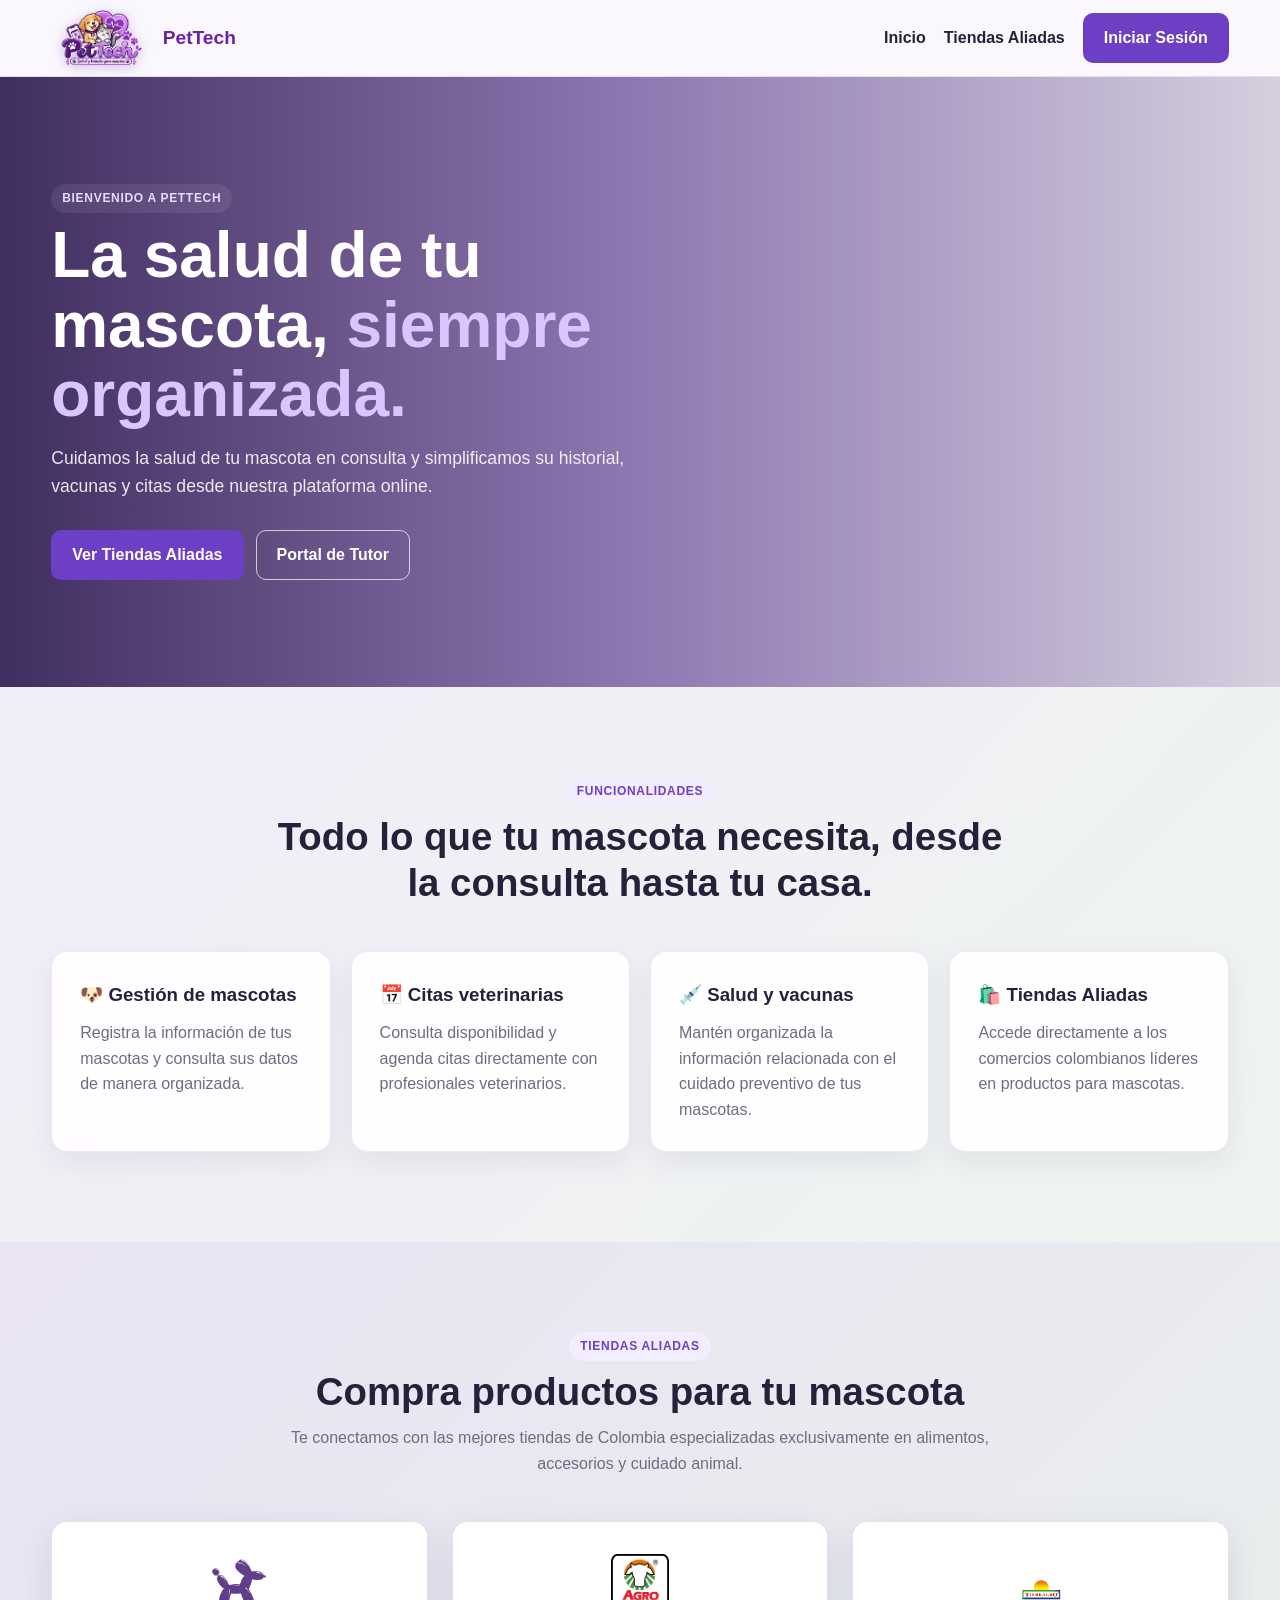
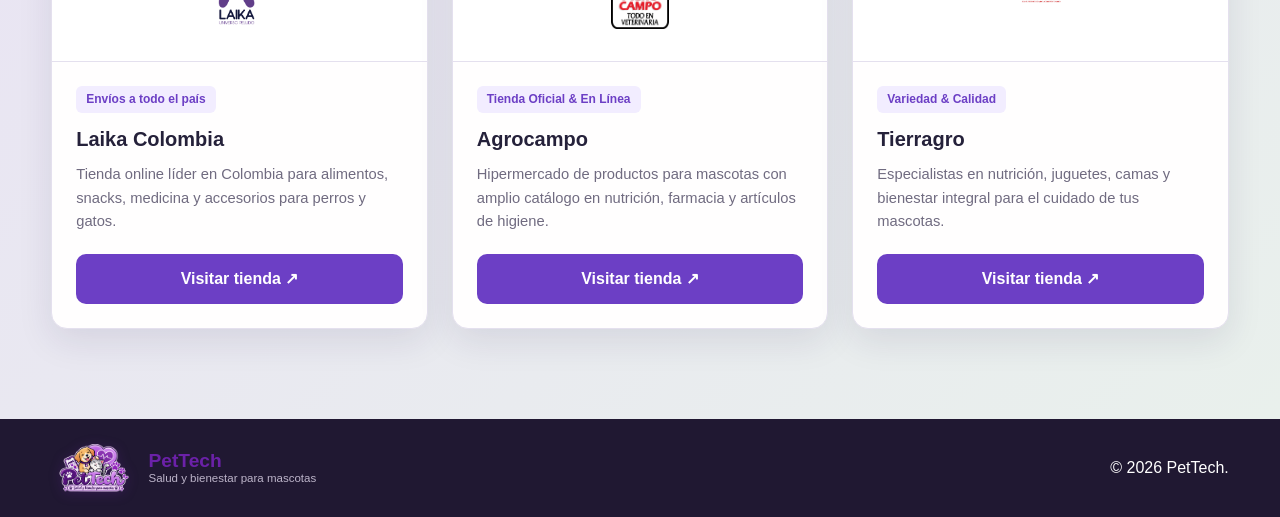
<file: index.html>
<!DOCTYPE html>
<html lang="es">

<head>
    <meta charset="UTF-8">
    <meta name="viewport" content="width=device-width, initial-scale=1.0">
    <title>PetTech | Salud y Bienestar para Mascotas</title>
    <link rel="icon" href="image/logo.png" type="image/png">
    <link rel="stylesheet" href="css/styles.css">
    <style>
        .brand-with-logo { display: inline-flex; align-items: center; gap: 12px; text-decoration: none; }
        .brand-logo { height: 56px; width: auto; object-fit: contain; display: block;
            filter: drop-shadow(0 2px 6px rgba(107, 33, 168, .25)); transition: transform .25s ease; }
        .brand-with-logo:hover .brand-logo { transform: scale(1.06) rotate(-2deg); }
        .brand-with-logo strong { color: #6b21a8; }
        .brand-logo-footer { height: 48px; }
        @media (max-width: 600px) { .brand-logo { height: 44px; } .brand-logo-footer { height: 40px; } }
    </style>
</head>

<body>

    <!-- BARRA DE NAVEGACIÓN -->
    <header class="main-header">
        <div class="container nav-container">
            <a href="index.html" class="brand brand-with-logo">
                <img src="image/logo.png" alt="Logo PetTech" class="brand-logo">
                <span><strong>PetTech</strong></span>
            </a>

            <nav class="main-nav" aria-label="Navegación principal">
                <a href="#inicio">Inicio</a>
                <a href="#marketplace">Tiendas Aliadas</a>
                <button type="button" id="openLoginBtn" class="btn btn-primary">
                    Iniciar Sesión
                </button>
            </nav>
        </div>
    </header>

    <main>
        <!-- HERO -->
        <section id="inicio" class="hero-banner">
            <div class="hero-overlay"></div>
            <div class="container hero-content">
                <div class="hero-text">
                    <span class="section-tag">Bienvenido a PetTech</span>
                    <h1>
                        La salud de tu mascota,
                        <span>siempre organizada.</span>
                    </h1>
                    <p>
                        Cuidamos la salud de tu mascota en consulta y
                        simplificamos su historial, vacunas y citas desde nuestra plataforma online.
                    </p>
                    <div class="hero-actions">
                        <a href="#marketplace" class="btn btn-primary">
                            Ver Tiendas Aliadas
                        </a>
                        <button type="button" id="heroLoginBtn" class="btn btn-outline-light">
                            Portal de Tutor
                        </button>
                    </div>
                </div>
            </div>
        </section>

        <!-- INFORMACIÓN GENERAL -->
        <section class="info-section">
            <div class="container">
                <div class="section-heading">
                    <span class="section-tag">Funcionalidades</span>
                    <h2>Todo lo que tu mascota necesita, desde la consulta hasta tu casa.</h2>
                </div>

                <div class="feature-grid">
                    <article class="feature-card">
                        <h3>🐶 Gestión de mascotas</h3>
                        <p>Registra la información de tus mascotas y consulta sus datos de manera organizada.</p>
                    </article>
                    <article class="feature-card">
                        <h3>📅 Citas veterinarias</h3>
                        <p>Consulta disponibilidad y agenda citas directamente con profesionales veterinarios.</p>
                    </article>
                    <article class="feature-card">
                        <h3>💉 Salud y vacunas</h3>
                        <p>Mantén organizada la información relacionada con el cuidado preventivo de tus mascotas.</p>
                    </article>
                    <article class="feature-card">
                        <h3>🛍️ Tiendas Aliadas</h3>
                        <p>Accede directamente a los comercios colombianos líderes en productos para mascotas.</p>
                    </article>
                </div>
            </div>
        </section>

        <!-- MARKETPLACE / TIENDAS ALIADAS -->
        <section id="marketplace" class="marketplace-section">
            <div class="container">
                <div class="section-heading">
                    <span class="section-tag">Tiendas Aliadas</span>
                    <h2>Compra productos para tu mascota</h2>
                    <p>Te conectamos con las mejores tiendas de Colombia especializadas exclusivamente en alimentos, accesorios y cuidado animal.</p>
                </div>

                <div id="productGrid" class="partner-grid"></div>
            </div>
        </section>
    </main>

    <!-- Modal de Inicio de Sesión / Registro -->
<div id="authModal" class="modal hidden" role="dialog" aria-modal="true" aria-labelledby="modalTitle">
    <div class="modal-card">
        <button type="button" id="closeAuthModal" class="modal-close" aria-label="Cerrar">&times;</button>

        <h2 id="modalTitle">Iniciar Sesión</h2>
        <p id="modalSubtitle" class="muted">Ingresa a tu cuenta para continuar</p>

        <!-- Selección de Rol -->
        <div class="role-switch">
            <button type="button" class="role-btn active" data-role="tutor">Tutor</button>
            <button type="button" class="role-btn" data-role="veterinario">Veterinario</button>
        </div>

        <!-- Formulario de Login -->
        <form id="loginForm">
            <input type="hidden" id="role" value="tutor">
            <div class="form-group">
                <label for="email">Correo Electrónico</label>
                <input type="email" id="email" required autocomplete="email" placeholder="tu@email.com">
            </div>
            <div class="form-group">
                <label for="password">Contraseña</label>
                <input type="password" id="password" required minlength="6" autocomplete="current-password" placeholder="••••••••">
            </div>
            <div class="form-message" id="loginMessage"></div>
            <button type="submit" class="btn btn-primary btn-full">Ingresar como <span id="roleLabel">Tutor</span></button>
        </form>

        <!-- Formulario de Registro (Solo visible para Tutor) -->
        <form id="registerForm" class="hidden">
            <div class="form-group">
                <label for="regName">Nombre Completo</label>
                <input type="text" id="regFullName" required autocomplete="name" placeholder="Juan Pérez">
            </div>
            <div class="form-group">
                <label for="regUsername">Nombre de usuario</label>
                <input type="text" id="regUsername" required autocomplete="username" minlength="3" maxlength="20" placeholder="juan.perez">
            </div>
            <div class="form-group">
                <label for="regEmail">Correo Electrónico</label>
                <input type="email" id="regEmail" required autocomplete="email" placeholder="tu@email.com">
            </div>
            <div class="form-group">
                <label for="regPassword">Contraseña</label>
                <input type="password" id="regPassword" required minlength="6" autocomplete="new-password" placeholder="••••••••">
            </div>
            <div class="form-group">
                <label for="regPasswordConfirm">Confirmar contraseña</label>
                <input type="password" id="regPasswordConfirm" required minlength="6" autocomplete="new-password" placeholder="••••••••">
            </div>
            <div class="form-message" id="registerMessage"></div>
            <button type="submit" class="btn btn-primary btn-full">Crear Cuenta</button>
        </form>

        <!-- Alternar entre Login y Registro (Este bloque se oculta si el rol es Veterinario) -->
        <div id="authSwitchContainer" class="auth-switch">
            <span id="authSwitchText">¿No tienes cuenta?</span>
            <button type="button" id="toggleAuthBtn" class="auth-link">Registrarse como Tutor</button>
        </div>
    </div>
</div>

    <!-- PIE DE PÁGINA -->
    <footer class="main-footer">
        <div class="container footer-content">
            <div class="brand footer-brand brand-with-logo">
                <img src="image/logo.png" alt="Logo PetTech" class="brand-logo brand-logo-footer">
                <span>
                    <strong>PetTech</strong>
                    <small>Salud y bienestar para mascotas</small>
                </span>
            </div>
            <p>© 2026 PetTech.</p>
        </div>
    </footer>

    <script src="js/pettech-core.js"></script>
    <script src="js/marketplace.js"></script>
    <script src="js/auth.js"></script>
</body>
</html>
</file>
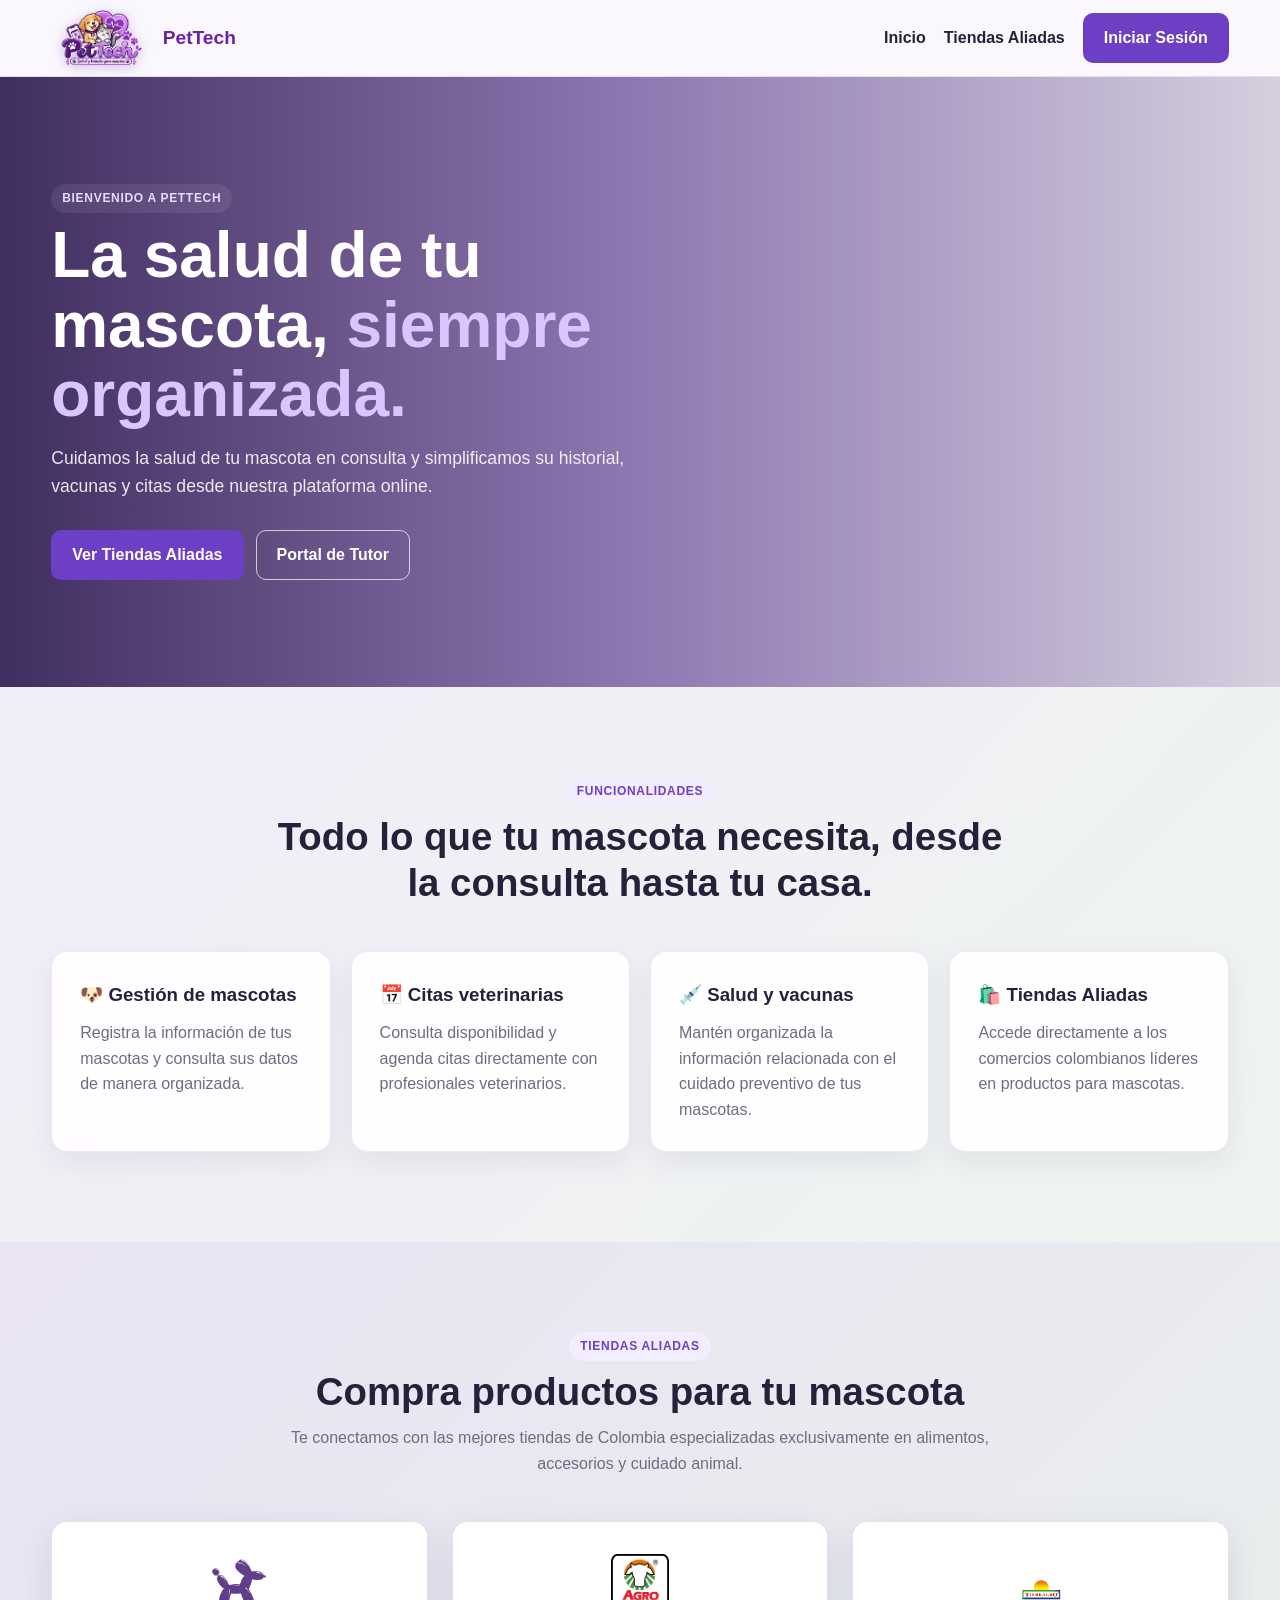
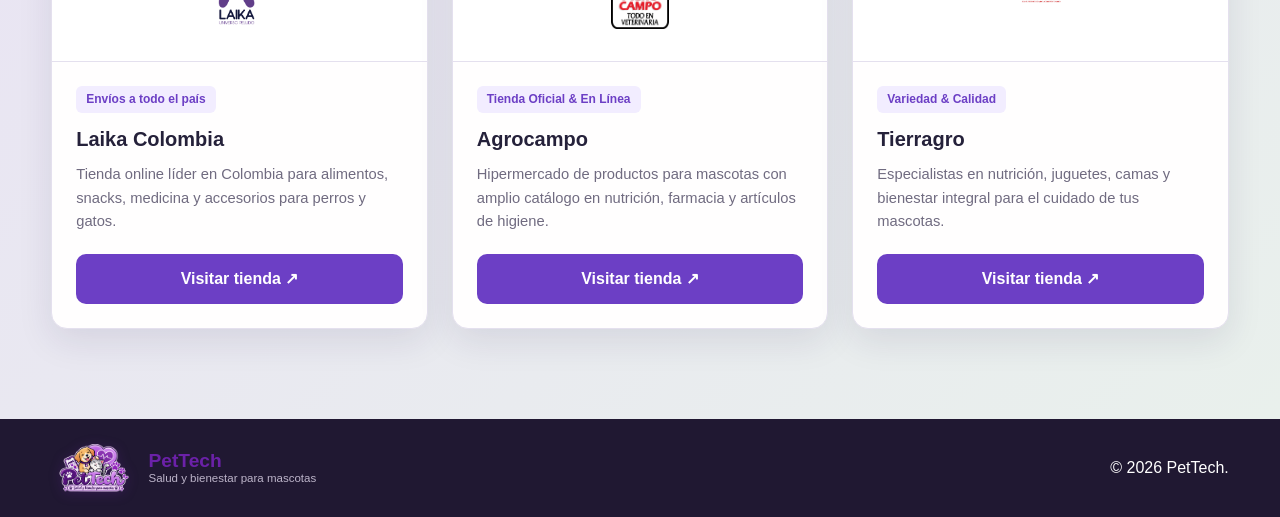
<file: tutor.html>
<!DOCTYPE html>
<html lang="es">

<head>
    <meta charset="UTF-8">
    <meta name="viewport" content="width=device-width, initial-scale=1.0">
    <title>PetTech | Panel del Tutor</title>
    <link rel="icon" href="image/logo.png" type="image/png">
    <link rel="stylesheet" href="css/styles.css">
</head>

<body class="tutor-page">

    
    <!-- barra de navegación -->
    <header class="main-header">
        <div class="container nav-container">
            <a href="index.html" class="brand brand-with-logo">
                <img src="image/logo.png" alt="Logo PetTech" class="brand-logo">
                <span>
                    <strong>PetTech</strong>
                    <small>Panel Tutor</small>
                </span>
            </a>

            <nav class="main-nav" aria-label="Navegación principal">
                <a href="index.html">Inicio</a>
                <a href="index.html#marketplace">Tiendas Aliadas</a>
                <button type="button" id="logout" class="btn btn-outline">
                    Cerrar Sesión
                </button>
            </nav>
        </div>

        <!-- secciones del panel -->
        <nav class="section-nav" aria-label="Secciones del panel">
            <div class="container section-nav-inner">
                <a href="#seccion-mascotas">Mascotas</a>
                <a href="#seccion-agendar">Agendar cita</a>
                <a href="#seccion-vacunas-proximas">Próximas vacunas</a>
                <a href="#seccion-historial">Historial de vacunas</a>
                <a href="#seccion-citas">Próximas citas</a>
            </div>
        </nav>
    </header>

    <main class="dashboard-main">
        <div class="container">

            
            <!-- encabezado del tutor -->
            <section class="dashboard-header">
                <div class="header-content-wrapper">
                    <div>
                        <h1 id="hello">Panel del Tutor</h1>
                        <p>Gestiona tus mascotas y consulta la información compartida con el veterinario.</p>
                    </div>
                    <button class="btn btn-primary" id="addPetBtn" type="button">
                        <svg xmlns="http://www.w3.org/2000/svg" width="18" height="18" viewBox="0 0 24 24" fill="none"
                            stroke="currentColor" stroke-width="2.5" stroke-linecap="round" stroke-linejoin="round">
                            <line x1="12" y1="5" x2="12" y2="19"></line>
                            <line x1="5" y1="12" x2="19" y2="12"></line>
                        </svg>
                        Registrar mascota
                    </button>
                </div>

                
                <!-- estadísticas -->
                <div class="stats-grid" id="stats"></div>
            </section>

            
            <section id="seccion-mascotas" class="dashboard-section" data-collapsible data-open>
                <div class="section-heading left">
                    <h2>Mascotas registradas</h2>
                </div>

                <div id="pets" class="pet-grid"></div>
            </section>

            
            <section id="seccion-agendar" class="dashboard-section" data-collapsible>
                <div class="section-heading left">
                    <h2>Agendamiento de citas</h2>
                    <p>Selecciona tu mascota, veterinario, fecha y horario disponible.</p>
                </div>

                <div class="dashboard-card">
                    <form id="appointmentForm">
                        <div class="form-grid">
                            
                            <div class="form-group">
                                <label for="appointmentPet">Mascota</label>
                                <select id="appointmentPet" required>
                                    <option value="">Selecciona una mascota</option>
                                </select>
                            </div>

                            
                            <div class="form-group">
                                <label for="appointmentVet">Veterinario / Especialidad</label>
                                <select id="appointmentVet" required>
                                    <option value="">Selecciona un veterinario</option>
                                </select>
                            </div>

                            
                            <div class="form-group">
                                <label for="appointmentDate">Fecha</label>
                                <input type="date" id="appointmentDate" required>
                            </div>
                        </div>

                        
                        <!-- horarios disponibles -->
                        <div class="schedule-container">
                            <div class="schedule-header">
                                <div>
                                    <h3>Horarios disponibles</h3>
                                    <p>Selecciona uno de los bloques disponibles.</p>
                                </div>
                            </div>

                            <div id="appointmentSlots" class="time-grid">
                                <div class="empty-state">Selecciona un veterinario y una fecha.</div>
                            </div>
                        </div>

                        <input type="hidden" id="selectedAppointmentTime">

                        <div id="appointmentMessage" class="form-message"></div>

                        <button type="submit" class="btn btn-primary">
                            Confirmar Cita
                        </button>
                    </form>
                </div>
            </section>

            
            <section id="seccion-vacunas-proximas" class="dashboard-section" data-collapsible>
                <div class="section-heading left">
                    <h2>Próximas vacunas</h2>
                    <p>Consulta las vacunas programadas por el veterinario para tus mascotas.</p>
                </div>
                <div id="healthReminders" class="reminder-grid"></div>
            </section>

            
            <section id="seccion-historial" class="dashboard-section" data-collapsible>
                <div class="section-heading left">
                    <h2>Historial de vacunas</h2>
                    <p>Revisa el registro de vacunas aplicadas a tus mascotas.</p>
                </div>
                <div id="tutorVaccines" class="vaccine-list"></div>
            </section>

            
            <section id="seccion-citas" class="dashboard-section" data-collapsible>
                <div class="section-heading left">
                    <h2>Próximas citas</h2>
                    <p>Aquí aparecen tus citas pendientes. Puedes cancelarlas si no podrás asistir.</p>
                </div>

                <div id="tutorAppointmentsMessage" class="form-message"></div>
                <div id="tutorAppointments" class="appointment-list"></div>
            </section>

        </div>
    </main>

    
    <!-- modal de mascota -->
    <div id="modal" class="modal hidden" role="dialog" aria-modal="true">
        <div class="modal-card">
            <button type="button" id="closeModal" class="modal-close" aria-label="Cerrar">×</button>
            <h2>Registrar mascota</h2>
            <p class="muted">Agrega una nueva mascota a tu perfil.</p>

            <form id="petForm" class="form-grid">
                <div class="form-group">
                    <label for="petName">Nombre</label>
                    <input type="text" id="petName" required placeholder="Ej. Max">
                </div>

                <div class="form-group">
                    <label for="petSpecies">Especie</label>
                    <select id="petSpecies" required>
                        <option value="">Selecciona</option>
                        <option value="Perro">Perro</option>
                        <option value="Gato">Gato</option>
                    </select>
                </div>

                <div class="form-group">
                    <label for="petBreed">Raza</label>
                    <input type="text" id="petBreed" placeholder="Ej. Labrador">
                </div>

                <div class="form-group">
                    <label for="petBirth">Fecha de nacimiento</label>
                    <input type="date" id="petBirth">
                </div>

                <div class="form-group">
                    <label for="petWeight">Peso (kg)</label>
                    <input type="number" step="0.1" id="petWeight" placeholder="Ej. 10.5">
                </div>

                <div class="form-group form-group-full form-actions">
                    <button type="submit" class="btn btn-primary btn-full">Registrar Mascota</button>
                    <button type="button" id="cancelModal" class="btn btn-outline btn-full">Cancelar</button>
                </div>
            </form>
        </div>
    </div>

    <!-- pie de página -->
    <footer class="main-footer">
        <div class="container footer-content">
            <p>© 2026 PetTech</p>
        </div>
    </footer>
    
    <!-- mini calendario flotante: citas y vacunas -->
    <aside id="miniCal" class="mini-cal" aria-label="Calendario de citas y vacunas">
        <button type="button" id="miniCalToggle" class="mini-cal-toggle" aria-expanded="true">
            <span>📅 Calendario</span>
            <span id="miniCalArrow">▾</span>
        </button>
        <div id="miniCalBody" class="mini-cal-body">
            <div class="mini-cal-nav">
                <button type="button" id="miniCalPrev" aria-label="Mes anterior">‹</button>
                <strong id="miniCalTitle"></strong>
                <button type="button" id="miniCalNext" aria-label="Mes siguiente">›</button>
            </div>
            <div class="mini-cal-grid mini-cal-week">
                <span>L</span><span>M</span><span>X</span><span>J</span><span>V</span><span>S</span><span>D</span>
            </div>
            <div id="miniCalDays" class="mini-cal-grid"></div>
            <div class="mini-cal-legend">
                <span><i class="dot dot-cita"></i> Citas</span>
                <span><i class="dot dot-vacuna"></i> Vacunas</span>
            </div>
            <div id="miniCalDetail" class="mini-cal-detail">Selecciona un día para ver el detalle.</div>
        </div>
    </aside>

    <style>
        .brand-with-logo { display: inline-flex; align-items: center; gap: 12px; text-decoration: none; }
        .brand-logo { height: 56px; width: auto; object-fit: contain; display: block;
            filter: drop-shadow(0 2px 6px rgba(107, 33, 168, .25)); transition: transform .25s ease; }
        .brand-with-logo:hover .brand-logo { transform: scale(1.06) rotate(-2deg); }
        .brand-with-logo strong { color: #6b21a8; }
        @media (max-width: 600px) { .brand-logo { height: 44px; } }

        .mini-cal { position: fixed; right: 16px; bottom: 16px; width: 280px; z-index: 900;
            background: #fff; border: 1px solid #e2e8f0; border-radius: 14px;
            box-shadow: 0 8px 24px rgba(0,0,0,.15); font-size: 13px; overflow: hidden; }
        .mini-cal-toggle { width: 100%; display: flex; justify-content: space-between; align-items: center;
            padding: 10px 14px; border: 0; background: #7e22ce; color: #fff; font-weight: 600; cursor: pointer; }
        .mini-cal-body { padding: 10px 12px 12px; }
        .mini-cal.collapsed .mini-cal-body { display: none; }
        .mini-cal-nav { display: flex; justify-content: space-between; align-items: center; margin-bottom: 6px; }
        .mini-cal-nav button { border: 0; background: #f1f5f9; border-radius: 6px; width: 26px; height: 26px; cursor: pointer; }
        .mini-cal-nav strong { text-transform: capitalize; }
        .mini-cal-grid { display: grid; grid-template-columns: repeat(7, 1fr); gap: 2px; text-align: center; }
        .mini-cal-week span { font-size: 11px; color: #64748b; padding: 2px 0; }
        .mini-cal-day { position: relative; border: 0; background: transparent; border-radius: 6px;
            height: 32px; cursor: pointer; font-size: 12px; color: #1e293b; }
        .mini-cal-day:hover { background: #f1f5f9; }
        .mini-cal-day.empty { visibility: hidden; cursor: default; }
        .mini-cal-day.today { outline: 2px solid #7e22ce; }
        .mini-cal-day.selected { background: #f3e8ff; }
        .mini-cal-day .dots { position: absolute; left: 0; right: 0; bottom: 3px; display: flex; justify-content: center; gap: 3px; }
        .dot { display: inline-block; width: 6px; height: 6px; border-radius: 50%; }
        .dot-cita { background: #2563eb; }
        .dot-vacuna { background: #16a34a; }
        .mini-cal-legend { display: flex; gap: 12px; margin-top: 8px; color: #475569; font-size: 12px; }
        .mini-cal-detail { margin-top: 8px; padding-top: 8px; border-top: 1px solid #e2e8f0;
            max-height: 110px; overflow-y: auto; color: #334155; }
        .mini-cal-detail .item { display: flex; gap: 6px; align-items: baseline; margin-bottom: 4px; }
        @media (max-width: 600px) { .mini-cal { width: calc(100vw - 24px); right: 12px; bottom: 12px; } }
    </style>

    <script src="js/pettech-core.js"></script>
    <script src="js/citas.js"></script>

    <script>
    (function () {
        // ===== ORIGEN DE DATOS =====
        // Devuelve [{ tipo: 'cita' | 'vacuna', fecha: 'YYYY-MM-DD', hora, mascota, detalle }]
        // Si tus datos viven en otro lugar, solo ajusta esta función.
        function pick(o, keys) {
            for (var i = 0; i < keys.length; i++) if (o && o[keys[i]]) return o[keys[i]];
            return '';
        }
        function scanStorage() {
            var out = [];
            for (var i = 0; i < localStorage.length; i++) {
                var key = localStorage.key(i), lk = key.toLowerCase(), tipo = null;
                if (/cita|appoint/.test(lk)) tipo = 'cita';
                else if (/vacun|vaccin/.test(lk)) tipo = 'vacuna';
                if (!tipo) continue;
                var data;
                try { data = JSON.parse(localStorage.getItem(key)); } catch (e) { continue; }
                if (!Array.isArray(data)) continue;
                data.forEach(function (o) {
                    var f = String(pick(o, ['fecha', 'date', 'appointmentDate', 'proximaDosis', 'nextDose', 'fechaAplicacion'])).slice(0, 10);
                    if (!/^\d{4}-\d{2}-\d{2}$/.test(f)) return;
                    out.push({
                        tipo: tipo, fecha: f,
                        hora: pick(o, ['hora', 'time', 'appointmentTime']),
                        mascota: pick(o, ['mascota', 'petName', 'pet', 'nombreMascota']),
                        detalle: pick(o, ['vacuna', 'vaccine', 'nombre', 'name', 'veterinario', 'vet', 'motivo'])
                    });
                });
            }
            return out;
        }
        function getEvents() {
            if (window.PetTechCalendarEvents) return window.PetTechCalendarEvents();
            return scanStorage();
        }

        // ===== CALENDARIO =====
        var MESES = ['enero','febrero','marzo','abril','mayo','junio','julio','agosto','septiembre','octubre','noviembre','diciembre'];
        var view = new Date(); view.setDate(1);
        var selected = null, events = [];
        var $ = function (id) { return document.getElementById(id); };
        function iso(y, m, d) { return y + '-' + String(m + 1).padStart(2, '0') + '-' + String(d).padStart(2, '0'); }
        function esc(s) { return String(s).replace(/[&<>"]/g, function (c) { return {'&':'&amp;','<':'&lt;','>':'&gt;','"':'&quot;'}[c]; }); }

        function render() {
            events = getEvents();
            var y = view.getFullYear(), m = view.getMonth();
            $('miniCalTitle').textContent = MESES[m] + ' ' + y;
            var first = (new Date(y, m, 1).getDay() + 6) % 7; // semana inicia en lunes
            var days = new Date(y, m + 1, 0).getDate();
            var t = new Date(), todayIso = iso(t.getFullYear(), t.getMonth(), t.getDate());
            var html = '';
            for (var i = 0; i < first; i++) html += '<button class="mini-cal-day empty" tabindex="-1"></button>';
            for (var d = 1; d <= days; d++) {
                var key = iso(y, m, d);
                var hasC = events.some(function (e) { return e.fecha === key && e.tipo === 'cita'; });
                var hasV = events.some(function (e) { return e.fecha === key && e.tipo === 'vacuna'; });
                var cls = 'mini-cal-day' + (key === todayIso ? ' today' : '') + (key === selected ? ' selected' : '');
                html += '<button type="button" class="' + cls + '" data-date="' + key + '">' + d +
                    '<span class="dots">' + (hasC ? '<i class="dot dot-cita"></i>' : '') + (hasV ? '<i class="dot dot-vacuna"></i>' : '') + '</span></button>';
            }
            $('miniCalDays').innerHTML = html;
            renderDetail();
        }
        function renderDetail() {
            var box = $('miniCalDetail');
            if (!selected) { box.textContent = 'Selecciona un día para ver el detalle.'; return; }
            var list = events.filter(function (e) { return e.fecha === selected; });
            if (!list.length) { box.textContent = 'Sin citas ni vacunas este día.'; return; }
            box.innerHTML = list.map(function (e) {
                var label = e.tipo === 'cita' ? 'Cita' : 'Vacuna';
                var txt = [e.hora, e.mascota, e.detalle].filter(Boolean).map(esc).join(' · ');
                return '<div class="item"><i class="dot dot-' + e.tipo + '"></i><span><b>' + label + '</b> ' + txt + '</span></div>';
            }).join('');
        }

        $('miniCalDays').addEventListener('click', function (ev) {
            var b = ev.target.closest('[data-date]');
            if (!b) return;
            selected = b.getAttribute('data-date');
            render();
        });
        $('miniCalPrev').addEventListener('click', function () { view.setMonth(view.getMonth() - 1); render(); });
        $('miniCalNext').addEventListener('click', function () { view.setMonth(view.getMonth() + 1); render(); });
        $('miniCalToggle').addEventListener('click', function () {
            var c = $('miniCal').classList.toggle('collapsed');
            $('miniCalToggle').setAttribute('aria-expanded', String(!c));
            $('miniCalArrow').textContent = c ? '▴' : '▾';
        });

        render();
        window.addEventListener('storage', render);
        setInterval(function () { if (!document.hidden) render(); }, 4000); // refleja citas nuevas sin recargar
        window.PetTechCalendar = { refresh: render };
    })();
    </script>
</body>

</html>
</file>
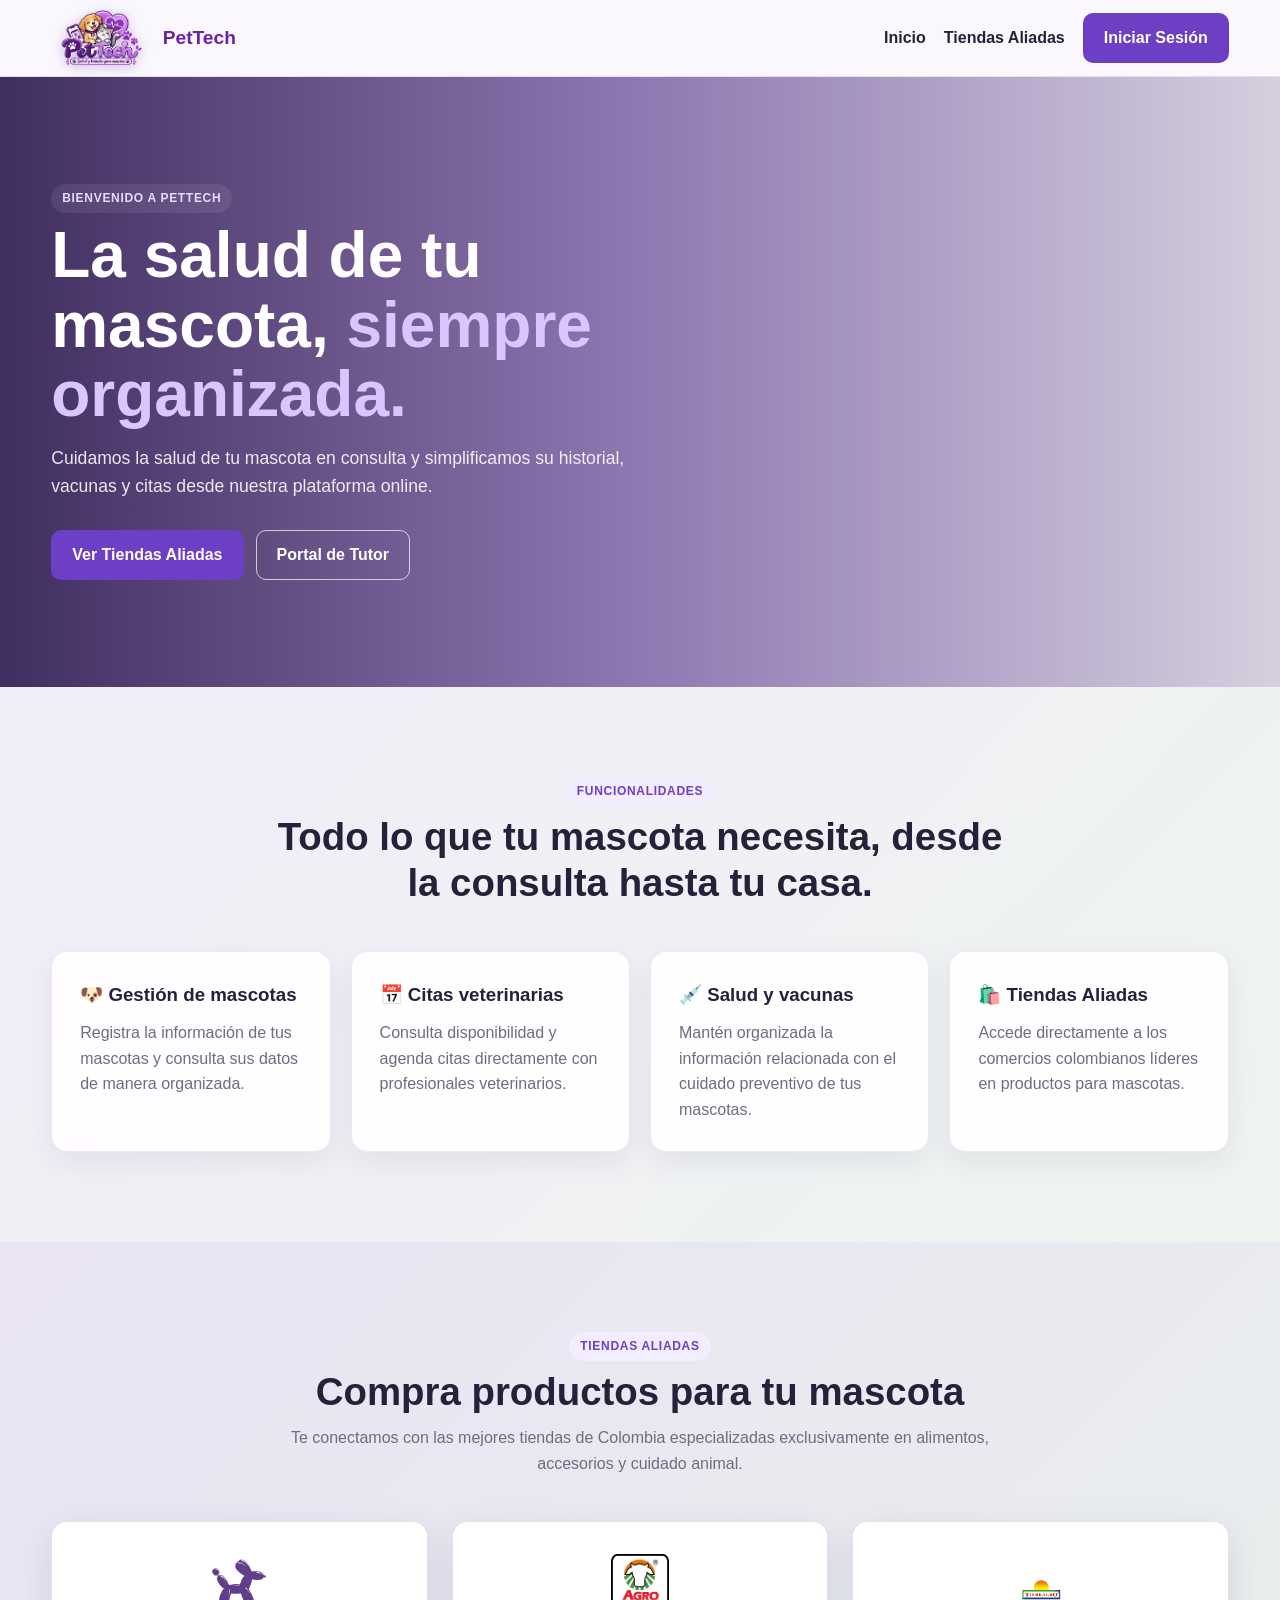
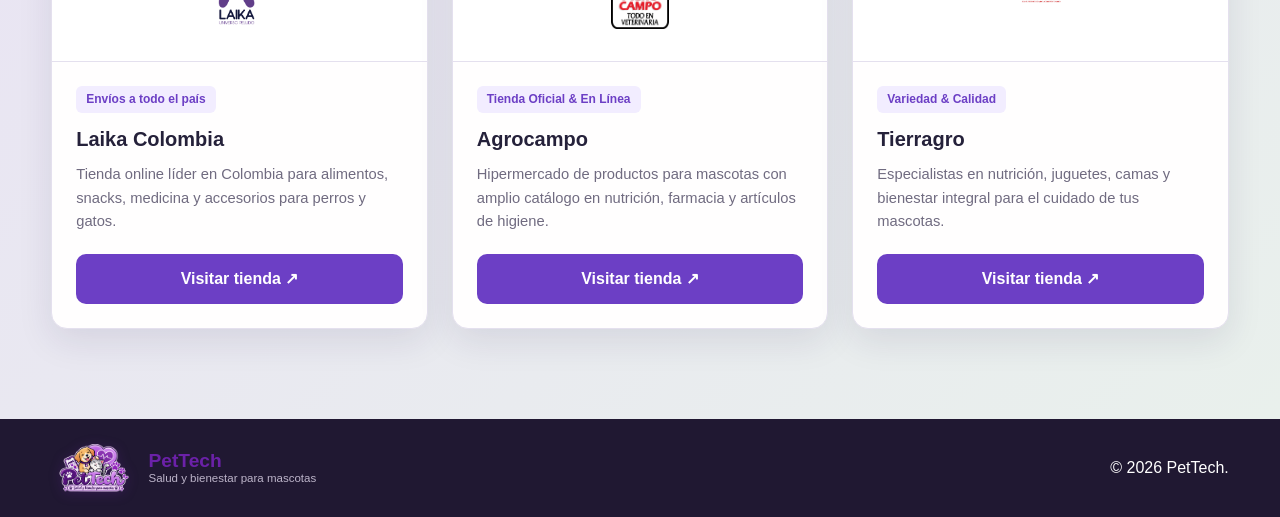
<file: veterinario.html>
<!DOCTYPE html>
<html lang="es">

<head>
    <meta charset="UTF-8">
    <meta name="viewport" content="width=device-width, initial-scale=1.0">
    <meta name="description" content="Panel del veterinario PetTech">
    <title>PetTech | Panel del Veterinario</title>
    <link rel="icon" href="image/logo.png" type="image/png">
    <link rel="stylesheet" href="css/styles.css">
    <style>
        .brand-with-logo {
            display: inline-flex;
            align-items: center;
            gap: 12px;
            text-decoration: none;
        }

        .brand-logo {
            height: 56px;
            width: auto;
            object-fit: contain;
            display: block;
            filter: drop-shadow(0 2px 6px rgba(107, 33, 168, .25));
            transition: transform .25s ease;
        }

        .brand-with-logo:hover .brand-logo {
            transform: scale(1.06) rotate(-2deg);
        }

        .brand-with-logo strong {
            color: #6b21a8;
        }

        @media (max-width: 600px) {
            .brand-logo {
                height: 44px;
            }
        }
    </style>
</head>

<body class="vet-page">

    <!-- barra de navegación -->
    <header class="main-header">

        <div class="container nav-container">

            <a href="index.html" class="brand brand-with-logo">
                <img src="image/logo.png" alt="Logo PetTech" class="brand-logo">
                <span>
                    <strong>
                        PetTech
                    </strong>

                    <small>
                        Panel Veterinario
                    </small>
                </span>
            </a>

            <nav class="main-nav">

                <button type="button" id="logoutBtn" class="btn btn-outline">
                    Cerrar sesión
                </button>

            </nav>

        </div>

        <!-- secciones del panel -->
        <nav class="section-nav" aria-label="Secciones del panel">
            <div class="container section-nav-inner">
                <a href="#seccion-registrar-vacuna">Registrar vacuna</a>
                <a href="#seccion-vacunas">Vacunas registradas</a>
                <a href="#seccion-disponibilidad">Publicar disponibilidad</a>
                <a href="#seccion-citas">Citas programadas</a>
            </div>
        </nav>

    </header>


    <main class="dashboard-main">

        <div class="container">
            <!-- encabezado del veterinario -->
            <section id="seccion-agenda" class="dashboard-header header-with-image">
                <div class="header-text">
                    <h1>Gestión de agenda</h1>
                    <p>
                        Publica tus horarios disponibles y consulta
                        las citas confirmadas por los tutores.
                    </p>
                    <div class="today-summary" id="todaySummary" aria-live="polite">
                        <span class="today-summary-count" id="todayCount">0</span>
                        <span class="today-summary-label">
                            <strong id="todayLabel">citas hoy</strong>
                            <span class="today-summary-detail" id="todayDetail"></span>
                        </span>
                    </div>
                </div>
                <div class="header-image">
                    <img src="image/veterinario.png" alt="Ilustración veterinaria con perro y gato"
                        class="vet-illustration">
                </div>
            </section>

            <section id="seccion-registrar-vacuna" class="dashboard-section">
                <div class="section-heading left">
                    <h2>Registrar vacuna</h2>
                </div>

                <div class="dashboard-card">
                    <form id="vaccineForm">
                        <input type="hidden" id="vaccineId">
                        <div class="form-grid">
                            <div class="form-group">
                                <label for="vaccinePet">Mascota</label>
                                <select id="vaccinePet" required>
                                    <option value="">Selecciona una mascota</option>
                                </select>
                            </div>

                            <div class="form-group">
                                <label for="vaccineName">Vacuna</label>
                                <select id="vaccineName" required>
                                    <option value="">Selecciona una vacuna</option>
                                    <option value="Rabia">Rabia</option>
                                    <option value="Séxtuple / Polivalente">Séxtuple / Polivalente</option>
                                    <option value="Triple felina">Triple felina</option>
                                    <option value="Bordetella">Bordetella</option>
                                    <option value="Leucemia felina">Leucemia felina</option>
                                    <option value="Otra">Otra</option>
                                </select>
                            </div>

                            <div class="form-group">
                                <label for="vaccineAppliedDate">Fecha de aplicación</label>
                                <input type="date" id="vaccineAppliedDate" required>
                            </div>

                            <div class="form-group">
                                <label for="vaccineNextDate">Próxima dosis / refuerzo</label>
                                <input type="date" id="vaccineNextDate" required>
                            </div>

                            <div class="form-group form-group-full">
                                <label for="vaccineNotes">Observaciones</label>
                                <textarea id="vaccineNotes" rows="3" maxlength="300"
                                    placeholder="Ej. Aplicación sin novedades."></textarea>
                            </div>
                        </div>

                        <div id="vaccineMessage" class="form-message"></div>

                        <div class="form-actions vaccine-actions">
                            <button type="submit" id="saveVaccineBtn" class="btn btn-primary">Registrar vacuna</button>
                            <button type="button" id="cancelVaccineEdit" class="btn btn-outline hidden">Cancelar
                                edición</button>
                        </div>
                    </form>
                </div>
            </section>

            <section id="seccion-vacunas" class="dashboard-section">
                <div class="section-heading left">
                    <h2>Vacunas registradas</h2>
                    <p>Administra los registros de vacunación de tus pacientes.</p>
                </div>
                <div id="veterinarianVaccines" class="vaccine-list"></div>
            </section>



            <section id="seccion-disponibilidad" class="dashboard-section">

                <div class="section-heading left">

                    <h2>
                        Publicar disponibilidad
                    </h2>

                    <p>
                        Define el día y el rango horario en el que
                        recibirás pacientes.
                    </p>

                </div>


                <div class="dashboard-card">

                    <form id="availabilityForm">

                        <div class="form-grid">

                            <div class="form-group">

                                <label for="availabilityDate">
                                    Fecha
                                </label>

                                <input type="date" id="availabilityDate" required>

                            </div>


                            <div class="form-group">

                                <label for="startTime">
                                    Hora de inicio
                                </label>

                                <input type="time" id="startTime" required value="08:00">

                            </div>


                            <div class="form-group">

                                <label for="endTime">
                                    Hora de finalización
                                </label>

                                <input type="time" id="endTime" required value="12:00">

                            </div>


                            <div class="form-group">

                                <label for="slotDuration">
                                    Duración de consulta
                                </label>

                                <select id="slotDuration">

                                    <option value="30">
                                        30 minutos
                                    </option>

                                    <option value="60">
                                        60 minutos
                                    </option>

                                </select>

                            </div>

                        </div>


                        <div id="availabilityMessage" class="form-message">
                        </div>


                        <button type="submit" class="btn btn-primary">
                            Publicar disponibilidad
                        </button>

                    </form>

                </div>

            </section>
            <!-- citas programadas -->
            <section id="seccion-citas" class="dashboard-section">
                <div class="section-heading left">
                    <h2>Citas programadas</h2>
                    <p>Citas de hoy y de los próximos días. Marca si el paciente asistió; las citas anteriores se eliminan automáticamente.</p>
                </div>
                <div id="vetAppointments" class="appointment-list"></div>
            </section>
        </div>

    </main>


    <footer class="main-footer">

        <div class="container footer-content">

            <p>
                © 2026 PetTech
            </p>

        </div>

    </footer>


    <script src="js/pettech-core.js"></script>
    <script src="js/veterinario.js"></script>

</body>

</html>
</file>
<file: css/styles.css>
:root {
    --primary: #6c3fc5;
    --primary-dark: #4d2797;
    --primary-light: #8d68df;
    --secondary: #f2edff;
    --background: #f3f0f8;
    --surface: #fffefe;
    --text: #25213a;
    --text-light: #706b80;
    --border: #e4e0ee;
    --success: #198754;
    --success-light: #e8f7ef;
    --danger: #dc3545;
    --danger-light: #fdecef;
    --warning: #d89000;
    --warning-light: #fff4d8;
    --shadow: 0 12px 35px rgba(42, 25, 75, 0.10);
    --radius: 16px;
    --transition: 0.25s ease;

    --muted: var(--text-light);
    --line: var(--border);
}

* {
    margin: 0;
    padding: 0;
    box-sizing: border-box;
}

html {
    scroll-behavior: smooth;
}

body {
    min-height: 100vh;
    font-family: Arial, Helvetica, sans-serif;
    background: var(--background);
    color: var(--text);
    line-height: 1.6;
}

body.modal-open {
    overflow: hidden;
}

body.tutor-page {
    background-color: #eef5f1;
    background-image: radial-gradient(ellipse at top left, rgba(108, 63, 197, 0.08), transparent 48%),
        linear-gradient(135deg, #f4f7f3, #edf3f5);
}

body.vet-page {
    background-color: #edf2f7;
    background-image: radial-gradient(ellipse at top right, rgba(46, 124, 163, 0.10), transparent 48%),
        linear-gradient(135deg, #f2f5f8, #edf0f8);
}

button,
input,
select,
textarea {
    font: inherit;
}

button {
    cursor: pointer;
}

button:disabled {
    cursor: not-allowed;
}

a {
    color: inherit;
    text-decoration: none;
}

img {
    max-width: 100%;
    display: block;
}

.container {
    width: min(1180px, 92%);
    margin: 0 auto;
}

.hidden {
    display: none !important;
}

.muted {
    color: var(--muted);
}

.btn {
    border: 1px solid transparent;
    border-radius: 10px;
    padding: 11px 20px;
    font-weight: 700;
    transition: transform var(--transition), background var(--transition), color var(--transition), border-color var(--transition), box-shadow var(--transition);
    display: inline-flex;
    align-items: center;
    justify-content: center;
    gap: 8px;
}

.btn:hover:not(:disabled) {
    transform: translateY(-2px);
}

.btn-primary {
    background: var(--primary);
    color: #fff;
}

.btn-primary:hover:not(:disabled) {
    background: var(--primary-dark);
}

.btn-outline {
    background: transparent;
    color: var(--primary);
    border-color: var(--primary);
}

.btn-outline:hover:not(:disabled) {
    background: var(--primary);
    color: #fff;
}

.btn-outline-light {
    background: transparent;
    color: #fff;
    border-color: rgba(255, 255, 255, 0.7);
}

.btn-outline-light:hover:not(:disabled) {
    background: #fff;
    color: var(--primary);
}

.btn-logout {
    background: transparent;
    color: var(--danger);
    border-color: var(--danger);
}

.btn-logout:hover:not(:disabled) {
    background: var(--danger);
    color: #fff;
    box-shadow: 0 4px 12px rgba(220, 53, 69, 0.2);
}

.btn-full {
    width: 100%;
}

.btn-small {
    padding: 8px 13px;
    font-size: 0.82rem;
}

.btn-danger-outline {
    background: transparent;
    color: var(--danger);
    border-color: var(--danger);
}

.btn-danger-outline:hover:not(:disabled) {
    background: var(--danger);
    color: #fff;
}

.section-tag {
    display: inline-block;
    color: var(--primary);
    background: var(--secondary);
    border-radius: 999px;
    padding: 5px 11px;
    font-size: 0.75rem;
    font-weight: 800;
    text-transform: uppercase;
    letter-spacing: 0.7px;
    margin-bottom: 8px;
}

.main-header {
    position: sticky;
    top: 0;
    z-index: 100;
    background: rgba(250, 248, 253, 0.96);
    border-bottom: 1px solid var(--border);
    backdrop-filter: blur(10px);
}

.nav-container {
    min-height: 76px;
    display: flex;
    align-items: center;
    justify-content: space-between;
    gap: 24px;
}

.brand {
    display: inline-flex;
    align-items: center;
    gap: 10px;
    min-width: max-content;
}

.brand strong {
    display: block;
    color: var(--primary-dark);
    font-size: 1.2rem;
    line-height: 1.2;
}

.brand small {
    display: block;
    color: var(--muted);
    font-size: 0.72rem;
    line-height: 1.2;
}

.main-nav {
    display: flex;
    align-items: center;
    justify-content: flex-end;
    gap: 18px;
}

.main-nav a {
    font-weight: 600;
}

.main-nav a:hover {
    color: var(--primary);
}

.hero-banner {
    position: relative;
    min-height: 610px;
    display: flex;
    align-items: center;
    background: url("https://images.unsplash.com/photo-1450778869180-41d0601e046e?auto=format&fit=crop&w=1800&q=85") center / cover no-repeat;
}

.hero-overlay {
    position: absolute;
    inset: 0;
    background: linear-gradient(90deg, rgba(40, 19, 75, 0.88), rgba(83, 46, 135, 0.62), rgba(40, 19, 75, 0.15));
}

.hero-content {
    position: relative;
    z-index: 1;
}

.hero-text {
    max-width: 650px;
    color: #fff;
}

.hero-text .section-tag {
    color: #e5d9ff;
    background: rgba(255, 255, 255, 0.08);
}

.hero-text h1 {
    font-size: clamp(2.4rem, 5vw, 4.6rem);
    line-height: 1.08;
    margin-bottom: 15px;
}

.hero-text h1 span {
    color: #d9c6ff;
}

.hero-text p {
    max-width: 600px;
    margin-bottom: 30px;
    font-size: 1.1rem;
    color: rgba(255, 255, 255, 0.88);
}

.hero-actions {
    display: flex;
    flex-wrap: wrap;
    gap: 12px;
}

.info-section,
.marketplace-section {
    padding: 90px 0;
}

.info-section {
    background: linear-gradient(135deg, #f1edf8 0%, #eef4f0 100%);
}

.marketplace-section {
    background: linear-gradient(135deg, #e9e3f4 0%, #e9f0ec 100%);
}

.section-heading {
    max-width: 760px;
    margin: 0 auto 45px;
    text-align: center;
}

.section-heading.left {
    margin-left: 0;
    text-align: left;
}

.section-heading h2 {
    margin-bottom: 10px;
    font-size: clamp(1.8rem, 3vw, 2.7rem);
    line-height: 1.2;
}

.section-heading p {
    color: var(--muted);
}

.feature-grid,
.pet-grid {
    display: grid;
    gap: 20px;
}

.feature-grid {
    grid-template-columns: repeat(4, minmax(0, 1fr));
}

.feature-card,
.dashboard-card,
.pet-card,
.appointment-card {
    background: rgba(255, 254, 255, 0.94);
    border: 1px solid rgba(108, 63, 197, 0.12);
    border-radius: var(--radius);
    box-shadow: 0 10px 28px rgba(42, 25, 75, 0.07);
}

/* Estilos para el encabezado con ilustración en el panel */
.dashboard-header.header-with-image {
    display: flex;
    align-items: center;
    justify-content: space-between;
    gap: 2rem;
    padding: 1.5rem 2rem;
    overflow: hidden;
}

.header-text {
    flex: 1;
}

.header-image {
    flex-shrink: 0;
    display: flex;
    justify-content: center;
    align-items: center;
}

.vet-illustration {
    max-height: 140px;
    width: auto;
    object-fit: contain;
    filter: drop-shadow(0 4px 10px rgba(0, 0, 0, 0.08));
}

.feature-card {
    padding: 28px;
    transition: transform var(--transition), box-shadow var(--transition);
}

.feature-card:hover,
.pet-card:hover {
    transform: translateY(-3px);
}

.feature-card h3 {
    margin-bottom: 10px;
}

.feature-card p,
.pet-card p {
    color: var(--muted);
}

/* =========================================================
   ESTILOS DE TIENDAS ALIADAS (LOGOS Y CONTENEDOR)
   ========================================================= */

.partner-grid {
    display: grid;
    grid-template-columns: repeat(3, minmax(0, 1fr));
    gap: 24px;
}

.partner-card {
    background: var(--surface);
    border: 1px solid var(--border);
    border-radius: var(--radius);
    box-shadow: var(--shadow);
    overflow: hidden;
    display: flex;
    flex-direction: column;
    transition: transform var(--transition), box-shadow var(--transition);
}

.partner-card:hover {
    transform: translateY(-4px);
    box-shadow: 0 16px 40px rgba(42, 25, 75, 0.15);
}

.partner-image {
    height: 140px;
    display: flex;
    align-items: center;
    justify-content: center;
    background: #ffffff;
    padding: 20px;
    border-bottom: 1px solid var(--border);
}

.partner-logo-img {
    max-height: 75px;
    max-width: 80%;
    object-fit: contain;
    transition: transform var(--transition);
}

.partner-card:hover .partner-logo-img {
    transform: scale(1.05);
}

.partner-content {
    flex: 1;
    padding: 24px;
    display: flex;
    flex-direction: column;
}

.partner-badge {
    align-self: flex-start;
    font-size: 0.75rem;
    font-weight: 700;
    color: var(--primary);
    background: var(--secondary);
    padding: 4px 10px;
    border-radius: 6px;
    margin-bottom: 10px;
}

.partner-content h3 {
    margin-bottom: 8px;
    font-size: 1.25rem;
    color: var(--text);
}

.partner-description {
    margin-bottom: 20px;
    font-size: 0.92rem;
    color: var(--muted);
    flex: 1;
}

.partner-bottom {
    margin-top: auto;
}

/* =========================================================
   MODAL LOGIN Y REGISTRO
   ========================================================= */

.modal {
    position: fixed;
    inset: 0;
    z-index: 500;
    display: grid;
    place-items: center;
    padding: 20px;
    background: rgba(27, 18, 45, 0.72);
    opacity: 1;
    visibility: visible;
    transition: opacity 0.3s ease, visibility 0.3s ease;
}

.modal.hidden {
    opacity: 0;
    visibility: hidden;
    pointer-events: none;
}

.modal-card {
    position: relative;
    width: min(450px, 100%);
    max-height: min(90vh, 720px);
    overflow-y: auto;
    padding: 35px;
    background: #fff;
    border-radius: 20px;
    box-shadow: 0 25px 70px rgba(0, 0, 0, 0.25);
}

.modal-close {
    border: none;
    background: transparent;
    color: var(--muted);
    font-size: 1.8rem;
}

.modal-close {
    position: absolute;
    top: 12px;
    right: 18px;
}

.modal-close:hover {
    color: var(--text);
}

.modal-card h2 {
    margin-bottom: 8px;
}

.modal-card>p {
    margin-bottom: 20px;
}

.role-switch {
    display: flex;
    gap: 10px;
    margin-bottom: 20px;
    padding: 5px;
    background: #f4f4f6;
    border-radius: 12px;
}

.role-btn {
    flex: 1;
    padding: 10px 14px;
    border: none;
    border-radius: 8px;
    background: transparent;
    color: var(--muted);
    font-weight: 600;
    transition: background var(--transition), color var(--transition), box-shadow var(--transition);
}

.role-btn.active {
    background: #fff;
    color: var(--primary);
    box-shadow: 0 2px 8px rgba(0, 0, 0, 0.08);
}

#loginForm,
#registerForm {
    display: flex;
    flex-direction: column;
    gap: 16px;
}

.form-grid {
    display: grid;
    grid-template-columns: repeat(2, minmax(0, 1fr));
    gap: 20px;
}

.form-group {
    display: flex;
    flex-direction: column;
    gap: 7px;
}

.form-group label {
    font-size: 0.9rem;
    font-weight: 700;
}

.form-group-full {
    grid-column: 1 / -1;
}

.form-actions {
    display: flex;
    gap: 10px;
    margin-top: 5px;
}

input,
select,
textarea {
    width: 100%;
    padding: 12px 14px;
    border: 1px solid var(--border);
    border-radius: 99px;
    outline: none;
    background: #fff;
    color: var(--text);
    transition: border-color var(--transition), box-shadow var(--transition);
}

input {
    border-radius: 9px;
}

textarea {
    min-height: 100px;
    resize: vertical;
}

input:focus,
select:focus,
textarea:focus {
    border-color: var(--primary);
    box-shadow: 0 0 0 3px rgba(108, 63, 197, 0.12);
}

input:invalid:not(:placeholder-shown) {
    border-color: var(--danger);
}

.field-hint {
    color: var(--muted);
    font-size: 0.8rem;
}

.form-message {
    min-height: 18px;
    margin-top: 5px;
    font-size: 0.9rem;
}

.form-message.success {
    padding: 10px 14px;
    border-radius: 8px;
    background: var(--success-light);
    color: var(--success);
}

.form-message.error {
    padding: 10px 14px;
    border-radius: 8px;
    background: var(--danger-light);
    color: var(--danger);
}

.auth-switch {
    display: flex;
    flex-direction: column;
    align-items: center;
    gap: 8px;
    margin-top: 4px;
    padding-top: 16px;
    border-top: 1px solid var(--border);
    color: var(--muted);
    font-size: 0.9rem;
}

#registerForm .auth-switch {
    flex-direction: row;
    justify-content: center;
    gap: 6px;
}

.auth-link {
    padding: 0;
    border: none;
    background: transparent;
    color: var(--primary);
    font-weight: 700;
    cursor: pointer;
}

.auth-link:hover {
    color: var(--primary-dark);
    text-decoration: underline;
}

.auth-link:focus-visible {
    outline: 2px solid var(--primary);
    outline-offset: 3px;
    border-radius: 4px;
}

/* =========================================================
   DASHBOARD & MÓDULOS DE GESTIÓN
   ========================================================= */

.dashboard-main {
    min-height: calc(100vh - 150px);
    padding: 55px 0 80px;
}

.dashboard-header {
    margin-bottom: 45px;
    padding: 40px;
    color: var(--text);
    background: #fff;
    border: 1px solid rgba(108, 63, 197, 0.16);
    border-radius: 22px;
    box-shadow: 0 14px 36px rgba(76, 48, 126, 0.10);
}

.dashboard-header h1 {
    margin-bottom: 8px;
    font-size: clamp(1.8rem, 3vw, 2.4rem);
    color: var(--text);
}

.dashboard-header p {
    color: var(--muted);
}

.dashboard-header .stat-label {
    color: var(--muted);
}

.header-content-wrapper {
    display: flex;
    align-items: center;
    justify-content: space-between;
    gap: 20px;
}

.dashboard-section {
    margin-bottom: 55px;
}

.dashboard-card {
    padding: 30px;
}

.stats-grid {
    display: grid;
    grid-template-columns: repeat(3, minmax(0, 1fr));
    gap: 20px;
    margin-top: 30px;
    padding-top: 25px;
    border-top: 1px solid rgba(108, 63, 197, 0.12);
}

.stat-card {
    padding: 20px;
    background: rgba(255, 255, 255, 0.78);
    border: 1px solid rgba(108, 63, 197, 0.16);
    border-radius: 14px;
}

.stat-value {
    color: var(--primary-dark);
    font-size: 2rem;
    font-weight: 800;
}

.stat-label {
    color: var(--muted);
    font-size: 0.85rem;
    font-weight: 600;
}

.pet-grid {
    grid-template-columns: repeat(3, minmax(0, 1fr));
}

.pet-card {
    padding: 25px;
    transition: transform var(--transition), box-shadow var(--transition);
}

.pet-card-header {
    display: flex;
    align-items: center;
    gap: 15px;
}

.pet-card .pet-meta {
    color: var(--muted);
    font-size: 0.9rem;
}

.pet-details {
    margin-top: 18px;
    padding-top: 16px;
    border-top: 1px solid var(--line);
}

.pet-details h4 {
    margin: 14px 0 7px;
}

.detail-row {
    display: flex;
    align-items: center;
    justify-content: space-between;
    gap: 10px;
    padding: 8px 0;
    border-bottom: 1px solid var(--line);
    font-size: 0.82rem;
}

.pet-avatar {
    width: 60px;
    height: 60px;
    display: grid;
    place-items: center;
    flex: 0 0 auto;
    background: var(--secondary);
    border-radius: 15px;
    font-size: 1.8rem;
}

.pet-card h3 {
    margin-bottom: 5px;
}

.schedule-container {
    margin: 30px 0;
    padding-top: 25px;
    border-top: 1px solid var(--border);
}

.schedule-header {
    display: flex;
    justify-content: space-between;
    gap: 20px;
    margin-bottom: 20px;
}

.schedule-header h3 {
    margin-bottom: 4px;
}

.schedule-header p {
    color: var(--muted);
}

.time-grid {
    display: grid;
    grid-template-columns: repeat(auto-fill, minmax(110px, 1fr));
    gap: 12px;
}

.time-slot {
    padding: 12px 8px;
    border: 1px solid var(--border);
    border-radius: 10px;
    background: #fff;
    color: var(--text);
    font-weight: 700;
    text-align: center;
    transition: background var(--transition), color var(--transition), border-color var(--transition), transform var(--transition);
}

.time-slot:hover:not(:disabled) {
    border-color: var(--primary);
    background: var(--secondary);
    color: var(--primary);
}

.time-slot.selected {
    background: var(--primary);
    border-color: var(--primary);
    color: #fff;
}

.time-slot:disabled,
.time-slot.occupied {
    background: var(--danger-light);
    border-color: #f1b8c0;
    color: var(--danger);
    text-decoration: line-through;
}

.empty-state {
    grid-column: 1 / -1;
    padding: 30px;
    border: 1px dashed var(--border);
    border-radius: 12px;
    background: #faf9fe;
    color: var(--muted);
    text-align: center;
}

.appointment-list {
    display: flex;
    flex-direction: column;
    gap: 15px;
}

.appointment-card {
    padding: 20px;
    border-left: 5px solid var(--primary);
}

.appointment-top {
    display: flex;
    align-items: center;
    justify-content: space-between;
    gap: 15px;
    margin-bottom: 12px;
}

.appointment-card h3 {
    margin-bottom: 5px;
}

.appointment-card p {
    color: var(--muted);
}

.appointment-info {
    display: grid;
    grid-template-columns: repeat(3, minmax(0, 1fr));
    gap: 10px;
    color: var(--muted);
    font-size: 0.9rem;
}

.appointment-scheduled-info {
    grid-template-columns: repeat(2, minmax(0, 1fr));
}

.appointment-scheduled-info span {
    display: flex;
    flex-direction: column;
    gap: 2px;
    padding: 10px 12px;
    border: 1px solid var(--line);
    border-radius: 10px;
    background: var(--background);
}

.appointment-scheduled-info strong {
    color: var(--text);
    font-size: 0.78rem;
}

.status-badge,
.pill {
    display: inline-block;
    padding: 5px 10px;
    border-radius: 999px;
    font-size: 0.75rem;
    font-weight: 700;
}

.status-badge,
.pill.green {
    background: var(--success-light);
    color: var(--success);
}

.status-badge.success {
    background: var(--success-light);
    color: var(--success);
}

.status-badge.warning {
    background: var(--warning-light);
    color: var(--warning);
}

.status-badge.danger {
    background: var(--danger-light);
    color: var(--danger);
}

.status-badge.info {
    background: var(--secondary);
    color: var(--primary-dark);
}

.status-badge.neutral {
    background: #efedf3;
    color: var(--muted);
}

.pill.orange {
    background: var(--warning-light);
    color: var(--warning);
}

.pill.red {
    background: var(--danger-light);
    color: var(--danger);
}

/* =========================================================
   VACUNAS Y RECORDATORIOS
   ========================================================= */

.vaccine-actions {
    display: flex;
    flex-wrap: wrap;
    gap: 10px;
    margin-top: 14px;
}

.vaccine-list {
    display: grid;
    grid-template-columns: repeat(2, minmax(0, 1fr));
    gap: 18px;
}

.vaccine-card {
    padding: 22px;
    border: 1px solid var(--border);
    border-radius: var(--radius);
    background: var(--surface);
    box-shadow: var(--shadow);
}

.vaccine-card-top {
    display: flex;
    align-items: flex-start;
    justify-content: space-between;
    gap: 16px;
}

.vaccine-card-top>div:first-child {
    display: flex;
    align-items: center;
    gap: 12px;
}

.vaccine-icon {
    width: 44px;
    height: 44px;
    display: grid;
    place-items: center;
    flex: 0 0 auto;
    border-radius: 12px;
    background: var(--secondary);
    font-size: 1.35rem;
}

.vaccine-title-group h3 {
    margin-bottom: 2px;
}

.vaccine-title-group p,
.vaccine-notes {
    color: var(--muted);
    font-size: 0.88rem;
}

.vaccine-info-grid {
    display: grid;
    grid-template-columns: repeat(2, minmax(0, 1fr));
    gap: 10px;
    margin-top: 18px;
    padding-top: 15px;
    border-top: 1px solid var(--line);
    color: var(--muted);
    font-size: 0.86rem;
}

.vaccine-info-grid strong {
    color: var(--text);
}

.vaccine-notes {
    margin-top: 12px;
}

.reminder-grid {
    display: grid;
    grid-template-columns: repeat(2, minmax(0, 1fr));
    gap: 18px;
}

.reminder-card {
    display: flex;
    align-items: flex-start;
    gap: 15px;
    padding: 20px;
    border: 1px solid var(--border);
    border-radius: var(--radius);
    background: var(--surface);
    box-shadow: var(--shadow);
}

.reminder-warning {
    border-left: 5px solid var(--warning);
}

.reminder-danger {
    border-left: 5px solid var(--danger);
}

.reminder-info {
    border-left: 5px solid var(--primary);
}

.reminder-icon {
    width: 46px;
    height: 46px;
    display: grid;
    place-items: center;
    flex: 0 0 auto;
    border-radius: 12px;
    background: var(--secondary);
    font-size: 1.35rem;
}

.reminder-content {
    min-width: 0;
}

.reminder-type {
    color: var(--primary);
    font-size: 0.72rem;
    font-weight: 800;
    letter-spacing: 0.6px;
    text-transform: uppercase;
}

.reminder-content h3 {
    margin: 3px 0 4px;
}

.reminder-content p {
    margin-bottom: 10px;
    color: var(--muted);
    font-size: 0.88rem;
}

/* =========================================================
   PIE DE PÁGINA
   ========================================================= */

.main-footer {
    padding: 25px 0;
    background: #201832;
    color: #fff;
}

.footer-content {
    display: flex;
    align-items: center;
    justify-content: space-between;
    gap: 20px;
}

.footer-brand strong {
    color: #fff;
}

.footer-brand small {
    color: #bdb5ca;
}

/* =========================================================
   RESPONSIVE
   ========================================================= */

@media (max-width: 1000px) {

    .feature-grid,
    .partner-grid,
    .pet-grid {
        grid-template-columns: repeat(2, minmax(0, 1fr));
    }
}

@media (max-width: 750px) {
    .nav-container {
        flex-direction: column;
        padding: 14px 0;
    }

    .main-nav {
        width: 100%;
        justify-content: center;
        flex-wrap: wrap;
        gap: 10px 14px;
    }

    .hero-banner {
        min-height: 540px;
    }

    .hero-text h1 {
        font-size: 2.7rem;
    }

    .form-grid,
    .stats-grid,
    .appointment-info,
    .vaccine-list,
    .reminder-grid,
    .vaccine-info-grid {
        grid-template-columns: 1fr;
    }

    .appointment-scheduled-info {
        grid-template-columns: 1fr;
    }

    .form-group-full {
        grid-column: auto;
    }

    .header-content-wrapper {
        align-items: flex-start;
        flex-direction: column;
    }

    .footer-content {
        flex-direction: column;
        text-align: center;
    }

    .dashboard-header {
        padding: 32px 24px;
    }

    .dashboard-header.header-with-image {
        flex-direction: column-reverse;
        text-align: center;
        gap: 1rem;
    }

    .vet-illustration {
        max-height: 110px;
    }
}

@media (max-width: 550px) {

    .feature-grid,
    .partner-grid,
    .pet-grid {
        grid-template-columns: 1fr;
    }

    .info-section,
    .marketplace-section {
        padding: 65px 0;
    }

    .dashboard-main {
        padding: 35px 0 60px;
    }

    .dashboard-card,
    .pet-card {
        padding: 20px;
    }

    .time-grid {
        grid-template-columns: repeat(2, minmax(0, 1fr));
    }

    .hero-actions,
    .form-actions {
        flex-direction: column;
        align-items: stretch;
    }

    .modal-card {
        padding: 30px 20px;
    }

    .vaccine-card-top {
        flex-direction: column;
    }

    .vaccine-actions .btn {
        flex: 1 1 100%;
    }
}


/* =========================================================
   PANELES: navegación por secciones, secciones plegables
   y agenda del veterinario
   ========================================================= */

/* Barra de secciones dentro del encabezado fijo */
.section-nav {
    border-top: 1px solid var(--border);
}

.section-nav-inner {
    display: flex;
    gap: 6px;
    padding: 8px 0;
    overflow-x: auto;
    scrollbar-width: thin;
}

.section-nav a {
    flex: 0 0 auto;
    padding: 7px 14px;
    border-radius: 999px;
    font-size: 0.88rem;
    font-weight: 600;
    color: var(--text-light);
    white-space: nowrap;
    transition: background var(--transition), color var(--transition);
}

.section-nav a:hover {
    background: var(--secondary);
    color: var(--primary-dark);
}

.section-nav a:focus-visible,
.section-toggle:focus-visible {
    outline: 2px solid var(--primary);
    outline-offset: 2px;
}

/* El encabezado fijo ocupa dos filas: dejamos aire al saltar a una sección */
.dashboard-section[id],
.dashboard-header[id] {
    scroll-margin-top: 150px;
}

/* Secciones plegables */
.dashboard-section.collapsible {
    margin-bottom: 18px;
}

.collapsible > .section-heading {
    display: flex;
    align-items: center;
    justify-content: space-between;
    gap: 16px;
    max-width: none;
    margin: 0;
    padding: 18px 22px;
    background: var(--surface);
    border: 1px solid var(--border);
    border-radius: var(--radius);
    cursor: pointer;
    transition: border-color var(--transition), box-shadow var(--transition);
}

.collapsible > .section-heading:hover {
    border-color: var(--primary-light);
    box-shadow: 0 6px 18px rgba(42, 25, 75, 0.07);
}

.collapsible .section-heading h2 {
    margin: 0;
    font-size: 1.3rem;
}

.collapsible .section-heading p {
    margin-top: 4px;
    font-size: 0.92rem;
}

.section-toggle {
    flex: 0 0 auto;
    width: 38px;
    height: 38px;
    display: grid;
    place-items: center;
    border: 1.5px solid var(--primary);
    border-radius: 50%;
    background: var(--secondary);
    color: var(--primary);
    font-size: 1.4rem;
    font-weight: 600;
    line-height: 1;
    cursor: pointer;
    transition: background var(--transition), color var(--transition);
}

.collapsible.is-open > .section-heading .section-toggle {
    background: var(--primary);
    color: #fff;
}

.section-body {
    margin-top: 20px;
}

.section-body[hidden] {
    display: none;
}

/* Citas: acciones, estado cancelado y agrupación por día */
.appointment-card.is-cancelled {
    opacity: 0.65;
}

.appointment-actions {
    display: flex;
    flex-wrap: wrap;
    align-items: center;
    gap: 10px;
    margin-top: 16px;
    padding-top: 14px;
    border-top: 1px solid var(--border);
}

.appointment-note {
    color: var(--muted);
    font-size: 0.85rem;
}

.appointment-day {
    margin: 14px 0 0;
    font-size: 1.05rem;
    color: var(--primary-dark);
}

.appointment-day:first-child {
    margin-top: 0;
}

/* Resumen de citas del día (panel veterinario) */
.today-summary {
    display: inline-flex;
    align-items: center;
    gap: 14px;
    margin-top: 18px;
    padding: 12px 20px;
    background: var(--surface);
    border: 1px solid var(--border);
    border-radius: var(--radius);
}

.today-summary-count {
    font-size: 2.4rem;
    font-weight: 800;
    line-height: 1;
    color: var(--primary-dark);
}

.today-summary-label {
    text-align: left;
}

.today-summary-label strong {
    display: block;
}

.today-summary-detail {
    color: var(--muted);
    font-size: 0.85rem;
}

@media (max-width: 750px) {
    .section-nav-inner {
        padding: 8px 0 10px;
    }

    .dashboard-section[id],
    .dashboard-header[id] {
        scroll-margin-top: 190px;
    }
}
</file>
